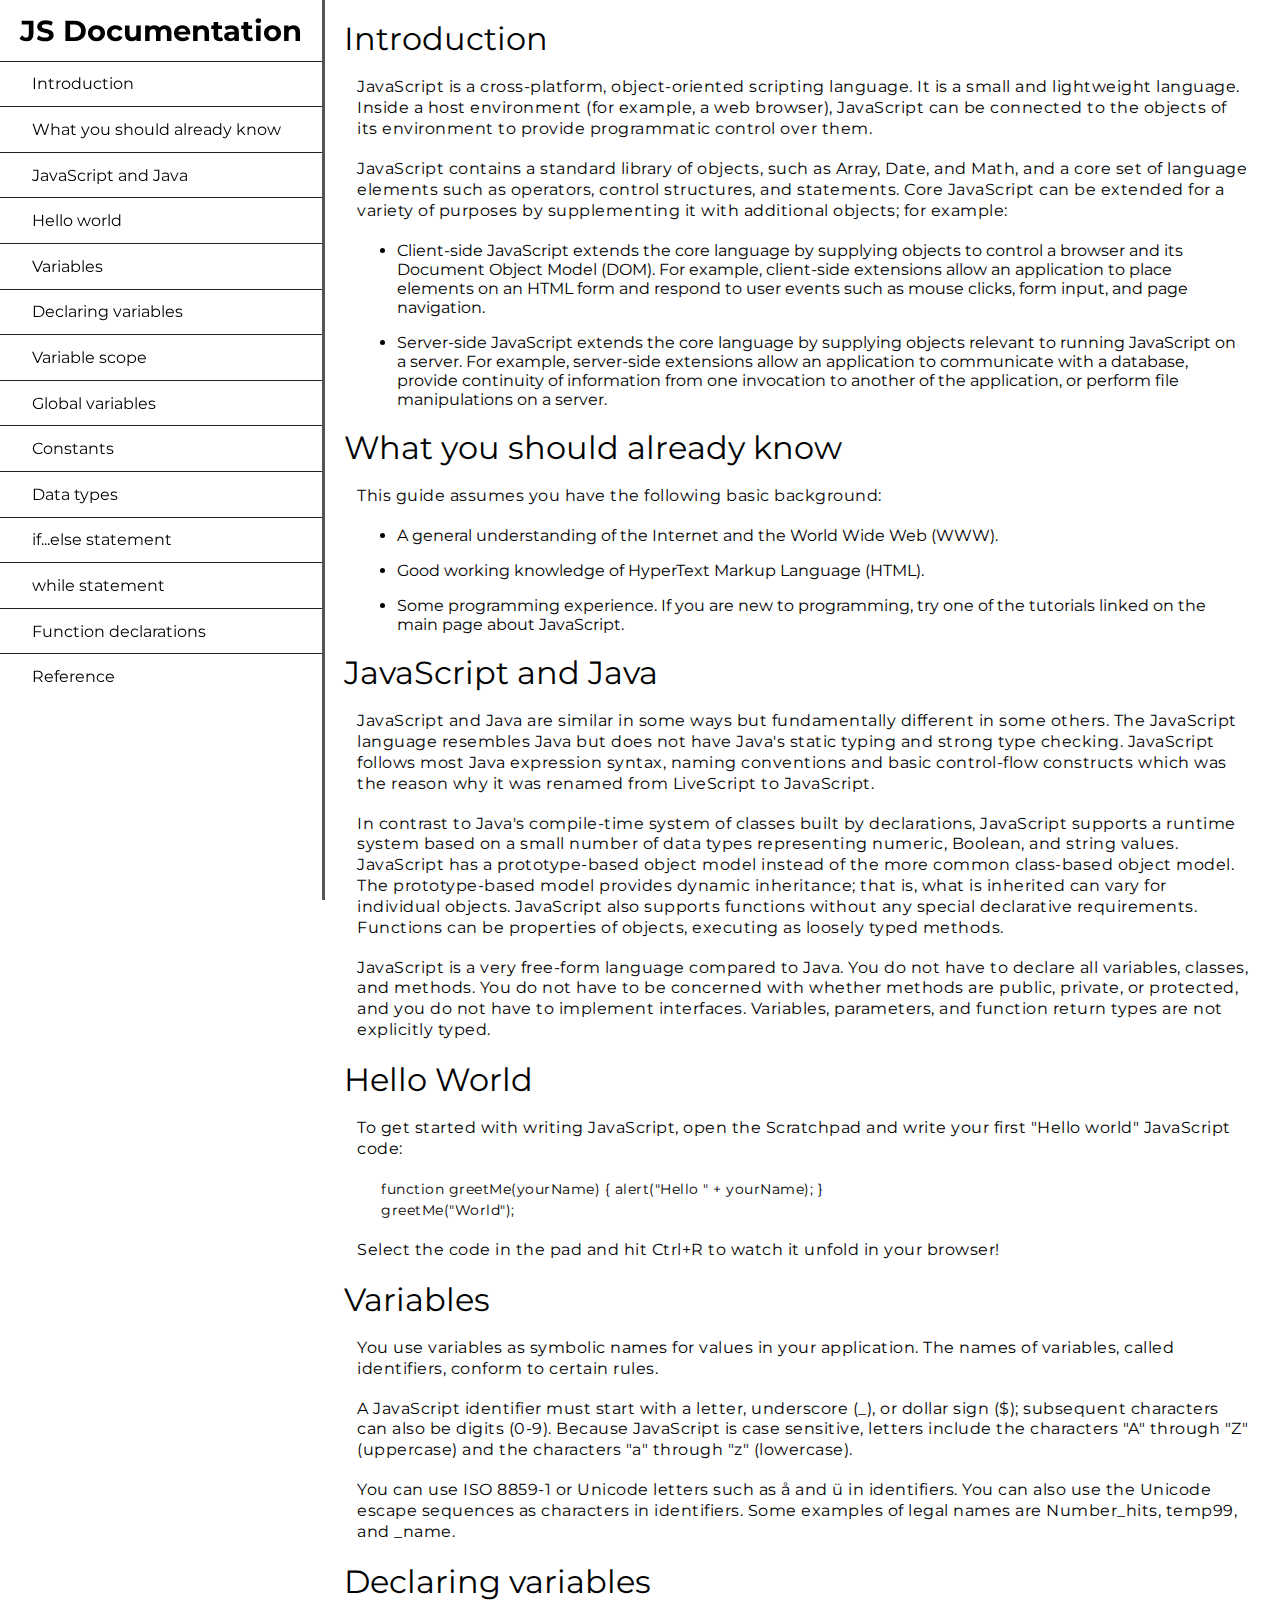
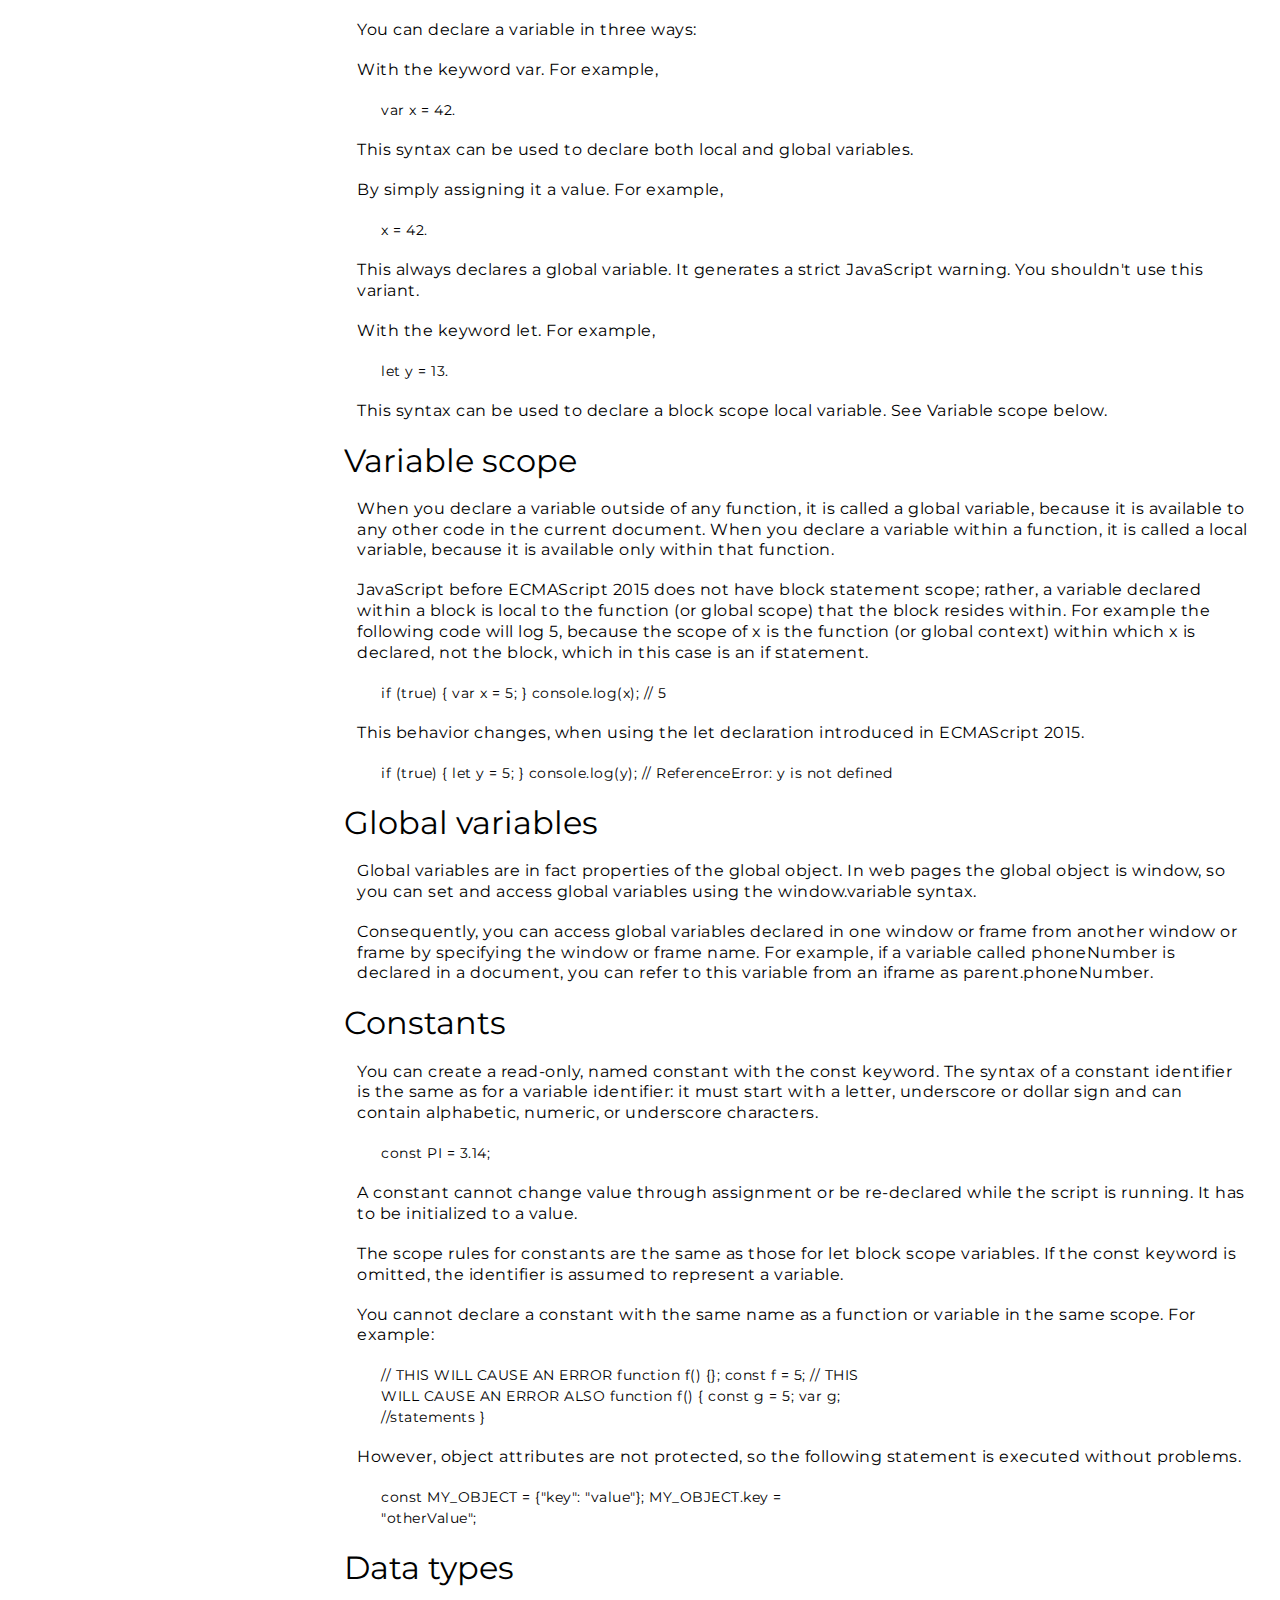
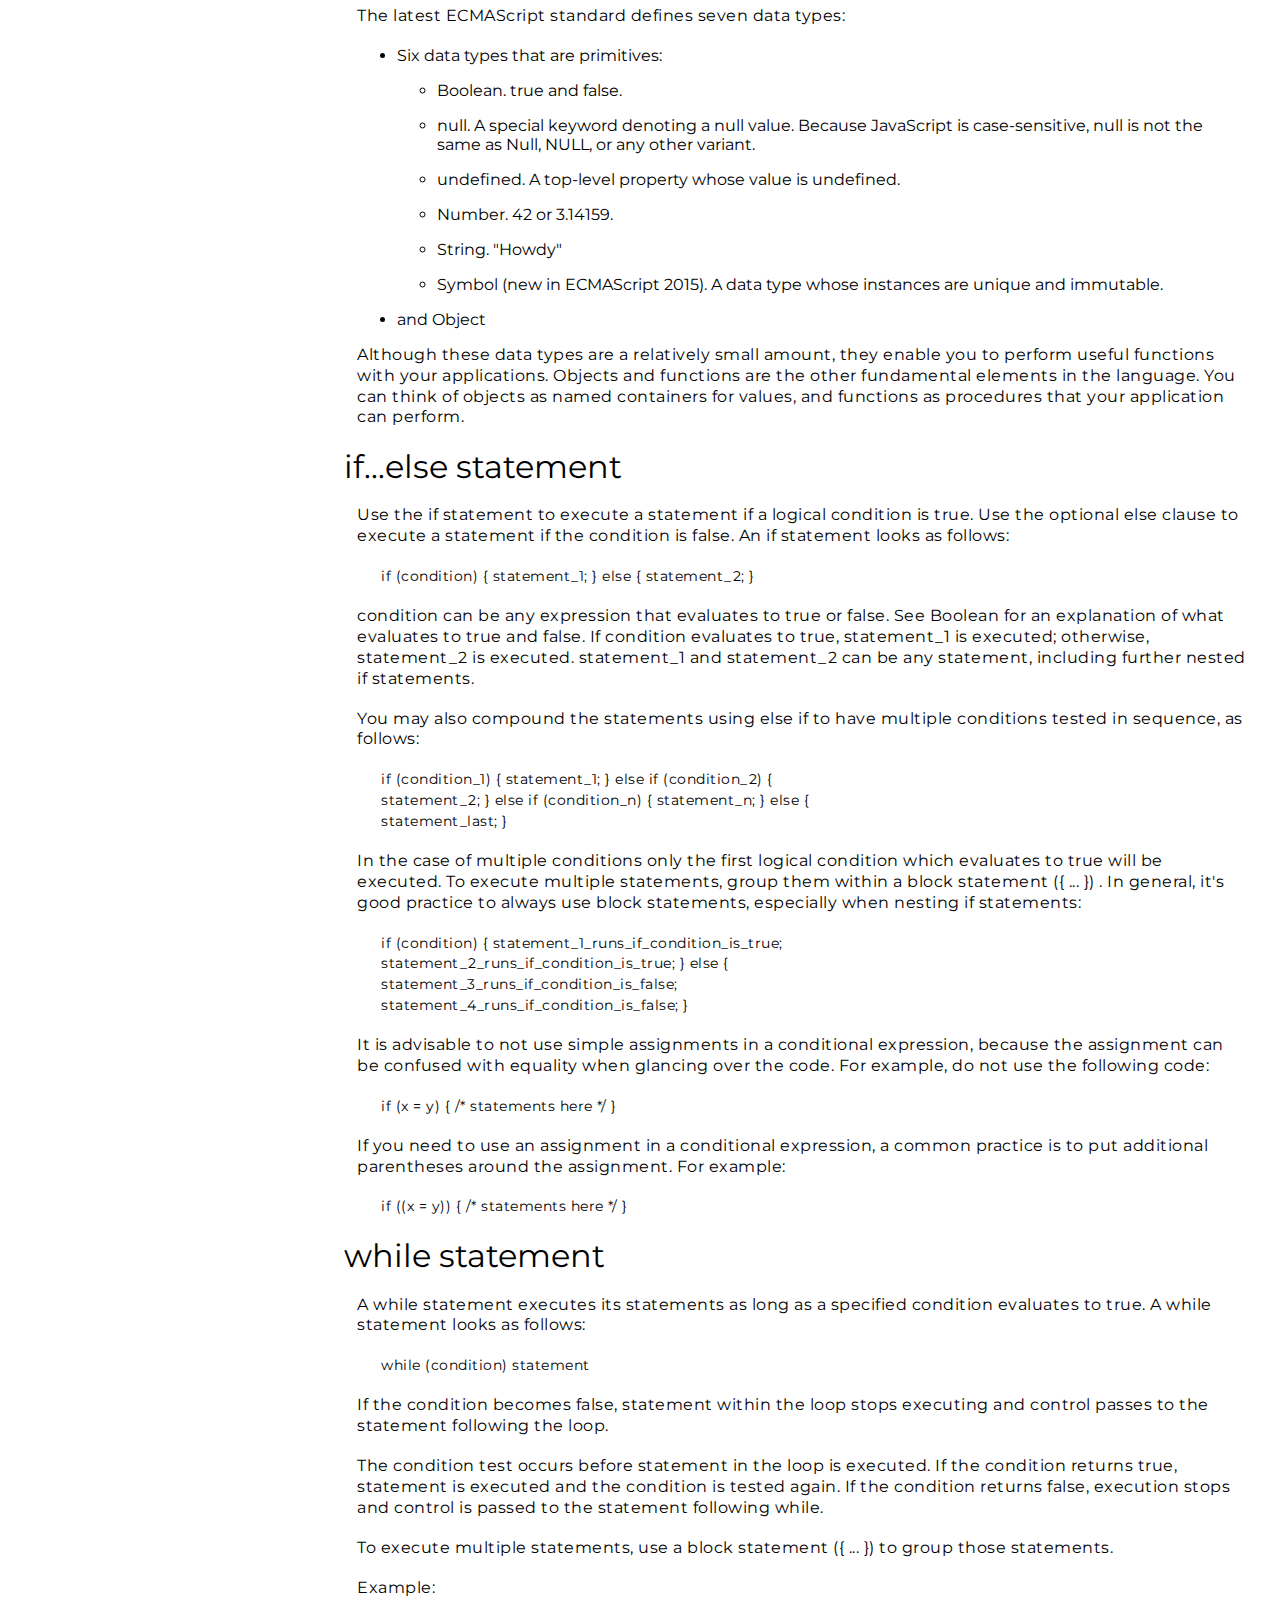
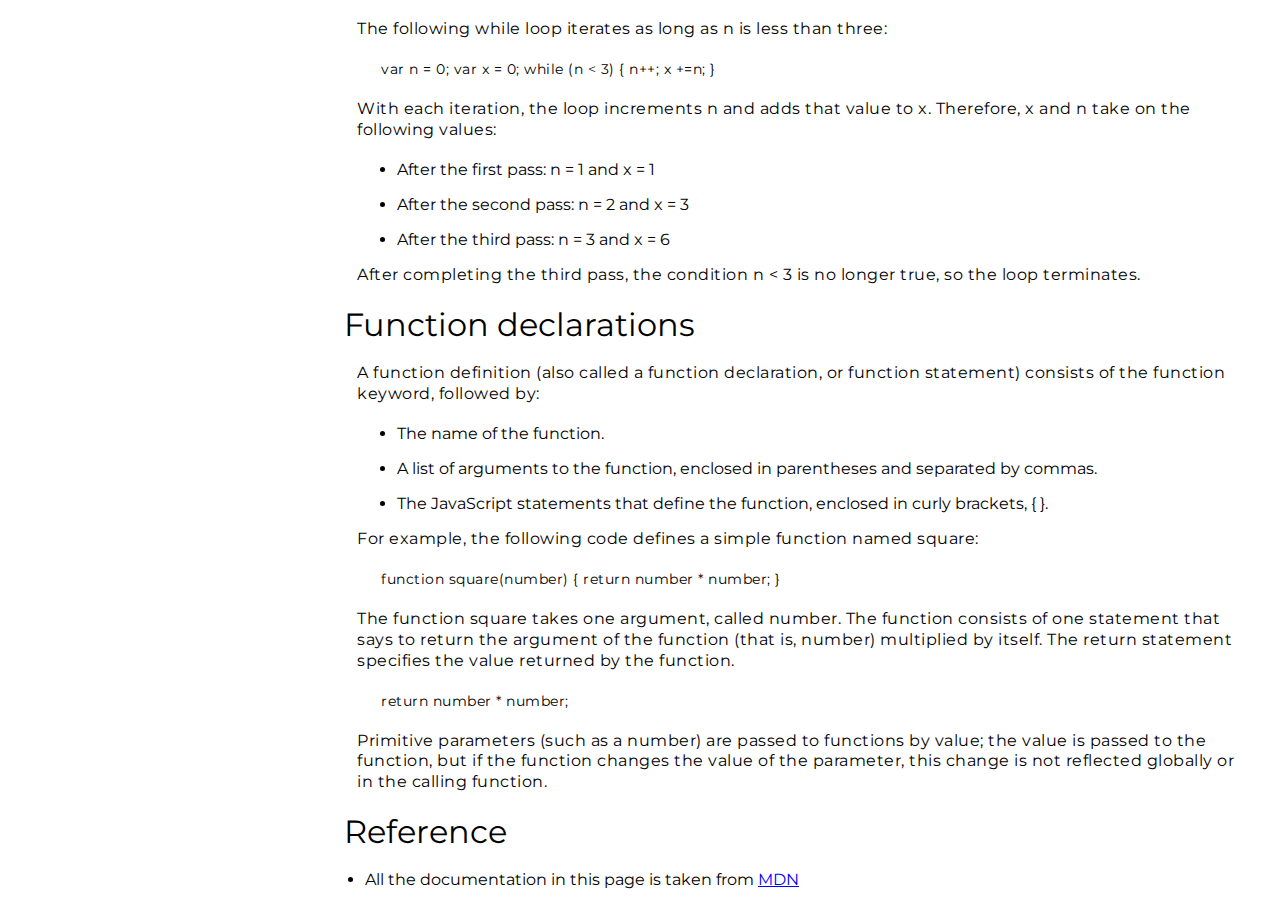
<file: documentation page/index.html>
<!DOCTYPE html>
<html lang="en">

<head>
  <meta charset="UTF-8">
  <meta http-equiv="X-UA-Compatible" content="IE=edge">
  <meta name="viewport" content="width=device-width, initial-scale=1.0">
  <title>Document</title>
  <link href="https://fonts.googleapis.com/css2?family=Montserrat:wght@300;400&display=swap" rel="stylesheet">
  <link rel="stylesheet" href="styles.css">
</head>

<body>
  <nav id="navbar" class="navbar">
    <header class="nav-title">JS Documentation</header>
    <div class="nav-links">
      <a href="#Introduction" class="nav-link">Introduction</a>
      <a href="#What_you_should_already_know" class="nav-link">What you should already know</a>
      <a href="#JavaScript_and_Java" class="nav-link">JavaScript and Java</a>
      <a href="#Hello_world" class="nav-link">Hello world</a>
      <a href="#Variables" class="nav-link">Variables</a>
      <a href="#Declaring_variables" class="nav-link">Declaring variables</a>
      <a href="#Variable_scope" class="nav-link">Variable scope</a>
      <a href="#Global_variables" class="nav-link">Global variables</a>
      <a href="#Constants" class="nav-link">Constants</a>
      <a href="#Data_types" class="nav-link">Data types</a>
      <a href="#if...else_statement" class="nav-link">if...else statement</a>
      <a href="#while_statement" class="nav-link">while statement</a>
      <a href="#Function_declarations" class="nav-link">Function declarations</a>
      <a href="#Reference" class="nav-link">Reference</a>
    </div>
  </nav>
  <main id="main-doc">
    <section class="main-section" id="Introduction">
      <header>Introduction</header>
      <div class="content">
        <p>
          JavaScript is a cross-platform, object-oriented scripting language. It is a small and lightweight language.
          Inside a
          host environment (for example, a web browser), JavaScript can be connected to the objects of its environment
          to provide
          programmatic control over them.
        </p>
        <p>
          JavaScript contains a standard library of objects, such as Array, Date, and Math, and a core set of language
          elements
          such as operators, control structures, and statements. Core JavaScript can be extended for a variety of
          purposes by
          supplementing it with additional objects; for example:
        </p>
        <ul>
          <li>
            Client-side JavaScript extends the core language by supplying objects to control a browser and its
            Document Object Model
            (DOM). For example, client-side extensions allow an application to place elements on an HTML form and
            respond to user
            events such as mouse clicks, form input, and page navigation.
          </li>
          <li>
            Server-side JavaScript extends the core language by supplying objects relevant to running JavaScript on a
            server. For
            example, server-side extensions allow an application to communicate with a database, provide continuity of
            information
            from one invocation to another of the application, or perform file manipulations on a server.
          </li>
        </ul>
      </div>
    </section>
    <section class="main-section" id="What_you_should_already_know">
      <header>What you should already know</header>
      <div class="content">
        <p>This guide assumes you have the following basic background:</p>
        <ul>
          <li>
            A general understanding of the Internet and the World Wide Web (WWW).
          </li>
          <li>
            Good working knowledge of HyperText Markup Language (HTML).
          </li>
          <li>
            Some programming experience. If you are new to programming, try one of the tutorials linked on the main page
            about JavaScript.
          </li>
        </ul>
      </div>
    </section>
    <section class="main-section" id="JavaScript_and_Java">
      <header>JavaScript and Java</header>
      <div class="content">
        <p>
          JavaScript and Java are similar in some ways but fundamentally different in some others. The JavaScript
          language
          resembles Java but does not have Java's static typing and strong type checking. JavaScript follows most Java
          expression
          syntax, naming conventions and basic control-flow constructs which was the reason why it was renamed from
          LiveScript to
          JavaScript.
        </p>
        <p>
          In contrast to Java's compile-time system of classes built by declarations, JavaScript supports a runtime
          system
          based
          on a small number of data types representing numeric, Boolean, and string values. JavaScript has a
          prototype-based
          object model instead of the more common class-based object model. The prototype-based model provides dynamic
          inheritance; that is, what is inherited can vary for individual objects. JavaScript also supports functions
          without any
          special declarative requirements. Functions can be properties of objects, executing as loosely typed methods.
        </p>
        <p>
          JavaScript is a very free-form language compared to Java. You do not have to declare all variables, classes,
          and
          methods. You do not have to be concerned with whether methods are public, private, or protected, and you do
          not
          have to
          implement interfaces. Variables, parameters, and function return types are not explicitly typed.
        </p>
      </div>
    </section>
    <section class="main-section" id="Hello_world">
      <header>Hello World</header>
      <div class="content">
        <p>
          To get started with writing JavaScript, open the Scratchpad and write your first "Hello world" JavaScript
          code:
          <code>
            function greetMe(yourName) { alert("Hello " + yourName); } <br>
            greetMe("World");
          </code>
          Select the code in the pad and hit Ctrl+R to watch it unfold in your browser!
        </p>
      </div>
    </section>
    <section class="main-section" id="Variables">
      <header>Variables</header>
      <div class="content">
        <p>
          You use variables as symbolic names for values in your application. The names of variables, called
          identifiers,
          conform
          to certain rules.
        </p>
        <p>
          A JavaScript identifier must start with a letter, underscore (_), or dollar sign ($); subsequent characters
          can
          also be
          digits (0-9). Because JavaScript is case sensitive, letters include the characters "A" through "Z" (uppercase)
          and the
          characters "a" through "z" (lowercase).
        </p>
        <p>
          You can use ISO 8859-1 or Unicode letters such as å and ü in identifiers. You can also use the Unicode escape
          sequences
          as characters in identifiers. Some examples of legal names are Number_hits, temp99, and _name.
        </p>
      </div>
    </section>
    <section class="main-section" id="Declaring_variables">
      <header>Declaring variables</header>
      <div class="content">
        <p>You can declare a variable in three ways:</p>
        <p>With the keyword var. For example,
          <code>var x = 42.</code>
          This syntax can be used to declare both local and global variables.
        </p>
        <p>
          By simply assigning it a value. For example,
          <code>x = 42.</code>
          This always declares a global variable. It generates a strict JavaScript warning. You shouldn't use this
          variant.
        </p>
        <p>
          With the keyword let. For example,
          <code>let y = 13.</code>
          This syntax can be used to declare a block scope local variable. See Variable scope below.
        </p>
      </div>
    </section>
    <section class="main-section" id="Variable_scope">
      <header>Variable scope</header>
      <div class="content">
        <p>
          When you declare a variable outside of any function, it is called a global variable, because it is available
          to
          any
          other code in the current document. When you declare a variable within a function, it is called a local
          variable,
          because it is available only within that function.
        </p>
        <p>
          JavaScript before ECMAScript 2015 does not have block statement scope; rather, a variable declared within a
          block is
          local to the function (or global scope) that the block resides within. For example the following code will log
          5,
          because the scope of x is the function (or global context) within which x is declared, not the block, which in
          this case
          is an if statement.

          <code>if (true) { var x = 5; } console.log(x); // 5</code>

          This behavior changes, when using the let declaration introduced in ECMAScript 2015.

          <code>if (true) { let y = 5; } console.log(y); // ReferenceError: y is
        not defined</code>
        </p>
      </div>
    </section>
    <section class="main-section" id="Global_variables">
      <header>Global variables</header>
      <div class="content">
        <p>
          Global variables are in fact properties of the global object. In web pages the global object is window, so you
          can set
          and access global variables using the window.variable syntax.
        </p>
        <p>
          Consequently, you can access global variables declared in one window or frame from another window or frame by
          specifying
          the window or frame name. For example, if a variable called phoneNumber is declared in a document, you can
          refer to this
          variable from an iframe as parent.phoneNumber.
        </p>
      </div>
    </section>
    <section class="main-section" id="Constants">
      <header>Constants</header>
      <div class="content">
        <p>
          You can create a read-only, named constant with the const keyword. The syntax of a constant identifier is the
          same as
          for a variable identifier: it must start with a letter, underscore or dollar sign and can contain alphabetic,
          numeric,
          or underscore characters.

          <code>const PI = 3.14;</code>
        </p>
        <p>
          A constant cannot change value through assignment or be re-declared while the script is running. It has to be
          initialized to a value.
        </p>
        <p>
          The scope rules for constants are the same as those for let block scope variables. If the const keyword is
          omitted, the
          identifier is assumed to represent a variable.
        </p>
        <p>
          You cannot declare a constant with the same name as a function or variable in the same scope. For example:

          <code>// THIS WILL CAUSE AN ERROR function f() {}; const f = 5; // THIS <br>
        WILL CAUSE AN ERROR ALSO function f() { const g = 5; var g; <br>
        //statements }</code>
        </p>
        <p>
          However, object attributes are not protected, so the following statement is executed without problems.

          <code>const MY_OBJECT = {"key": "value"}; MY_OBJECT.key = <br>
          "otherValue";
          </code>
        </p>
      </div>
    </section>
    <section class="main-section" id="Data_types">
      <header>Data types</header>
      <div class="content">
        <p>The latest ECMAScript standard defines seven data types:</p>
        <ul>
          <li>Six data types that are primitives:
            <ul>
              <li>Boolean. true and false.</li>
              <li>null. A special keyword denoting a null value. Because JavaScript is case-sensitive, null is not the
                same as Null, NULL,
                or any other variant.</li>
              <li>undefined. A top-level property whose value is undefined.</li>
              <li>Number. 42 or 3.14159.</li>
              <li>String. "Howdy"</li>
              <li>Symbol (new in ECMAScript 2015). A data type whose instances are unique and immutable.</li>
            </ul>
          </li>
          <li>and Object</li>
        </ul>
        <p>
          Although these data types are a relatively small amount, they enable you to perform useful functions with your
          applications. Objects and functions are the other fundamental elements in the language. You can think of
          objects as
          named containers for values, and functions as procedures that your application can perform.
        </p>
      </div>
    </section>
    <section class="main-section" id="if...else_statement">
      <header>if...else statement</header>
      <div class="content">
        <p>
          Use the if statement to execute a statement if a logical condition is true. Use the optional else clause to
          execute a
          statement if the condition is false. An if statement looks as follows:

          <code>if (condition) { statement_1; } else { statement_2; }</code>
        </p>
        <p>
          condition can be any expression that evaluates to true or false. See Boolean for an explanation of what
          evaluates to true and false. If condition evaluates to true, statement_1 is executed; otherwise, statement_2
          is
          executed. statement_1 and statement_2 can be any statement, including further nested if statements.
        </p>
        <p>
          You may also compound the statements using else if to have multiple conditions tested in sequence, as follows:

          <code>if (condition_1) { statement_1; } else if (condition_2) { <br>
        statement_2; } else if (condition_n) { statement_n; } else { <br>
        statement_last; }
        </code>
        </p>
        <p>
          In the case of multiple conditions only the first logical condition which evaluates to true will be executed.
          To execute
          multiple statements, group them within a block statement ({ ... }) . In general, it's good practice to always
          use block
          statements, especially when nesting if statements:

          <code>
            if (condition) { statement_1_runs_if_condition_is_true; <br>
            statement_2_runs_if_condition_is_true; } else { <br>
            statement_3_runs_if_condition_is_false; <br>
            statement_4_runs_if_condition_is_false; }
          </code>
        </p>
        <p>
          It is advisable to not use simple assignments in a conditional expression, because the assignment can be
          confused with
          equality when glancing over the code. For example, do not use the following code:

          <code>if (x = y) { /* statements here */ }</code>
        </p>
        <p>
          If you need to use an assignment in a conditional expression, a common practice is to put additional
          parentheses around
          the assignment. For example:

          <code>if ((x = y)) { /* statements here */ }</code>
        </p>
      </div>
    </section>
    <section class="main-section" id="while_statement">
      <header>while statement</header>
      <div class="content">
        <p>
          A while statement executes its statements as long as a specified condition evaluates to true. A while
          statement looks as
          follows:

          <code>while (condition) statement</code>
        </p>
        <p>
          If the condition becomes false, statement within the loop stops executing and control passes to the statement
          following
          the loop.
        </p>
        <p>
          The condition test occurs before statement in the loop is executed. If the condition returns true, statement
          is executed
          and the condition is tested again. If the condition returns false, execution stops and control is passed to
          the
          statement following while.
        </p>
        <p>
          To execute multiple statements, use a block statement ({ ... }) to group those statements.
        </p>
        <p>
          Example: <br><br>
          The following while loop iterates as long as n is less than three:

          <code>var n = 0; var x = 0; while (n < 3) { n++; x +=n; }</code>
        </p>
        <p>
          With each iteration, the loop increments n and adds that value to x. Therefore, x and n take on the following
          values:
        </p>
        <ul>
          <li>After the first pass: n = 1 and x = 1</li>
          <li>After the second pass: n = 2 and x = 3</li>
          <li>After the third pass: n = 3 and x = 6</li>
        </ul>
        <p>After completing the third pass, the condition n < 3 is no longer true, so the loop terminates.</p>
      </div>
    </section>
    <section class="main-section" id="Function_declarations">
      <header>Function declarations</header>
      <div class="content">
        <p>
          A function definition (also called a function declaration, or function statement) consists of the function
          keyword,
          followed by:
        </p>
        <ul>
          <li>The name of the function.</li>
          <li>A list of arguments to the function, enclosed in parentheses and separated by commas.</li>
          <li>The JavaScript statements that define the function, enclosed in curly brackets, { }.</li>
        </ul>
        <p>
          For example, the following code defines a simple function named square:

          <code>function square(number) { return number * number; }</code>
        </p>
        <p>
          The function square takes one argument, called number. The function consists of one statement that says to
          return the
          argument of the function (that is, number) multiplied by itself. The return statement specifies the value
          returned by
          the function.

          <code>return number * number;</code>
        </p>
        <p>
          Primitive parameters (such as a number) are passed to functions by value; the value is passed to the function,
          but if
          the function changes the value of the parameter, this change is not reflected globally or in the calling
          function.
        </p>
      </div>
    </section>
    <section class="main-section" id="Reference">
      <header>Reference</header>
      <ul>
        <li>All the documentation in this page is taken from <a
            href="https://developer.mozilla.org/en-US/docs/Web/JavaScript/Guide">MDN</a></li>
      </ul>
    </section>
  </main>
</body>

</html>
</file>
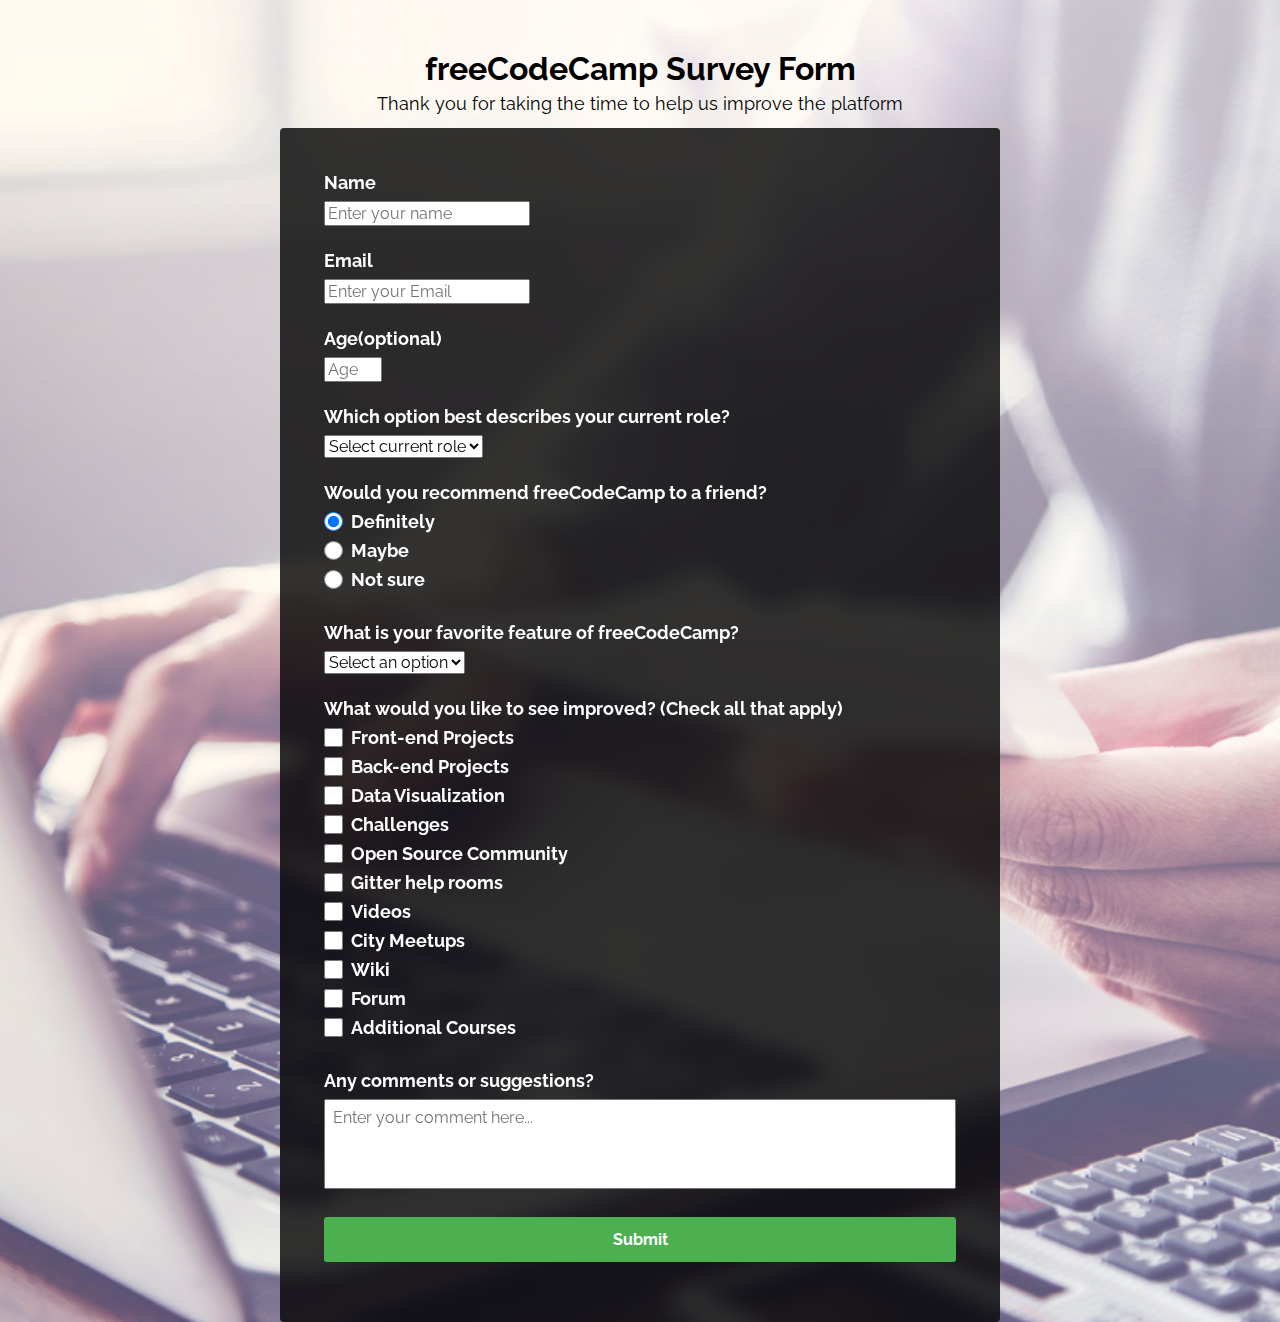
<file: form page/index.html>
<!DOCTYPE html>
<html lang="es">

<head>
  <meta charset="UTF-8">
  <meta http-equiv="X-UA-Compatible" content="IE=edge">
  <meta name="viewport" content="width=device-width, initial-scale=1.0">
  <link href="https://fonts.googleapis.com/css2?family=Raleway:wght@400;700&display=swap" rel="stylesheet">
  <link rel="stylesheet" href="estilos.css">
  <title>Form Page</title>
</head>

<body>
  <!-- <header class="header">
    <h1 id="title">freeCodeCamp Survey Form</h1>
    <p id="description">Thank you for taking the time to help us improve the platform</p>
  </header>
  <form class="form" id="survey-form">
    <div class="inputs container">
      <label for="name" id="name-label" class="label">Name</label>
      <input type="text" id="name" placeholder="Enter your name" class="input-name input" required>

      <label for="email" id="email-label" class="label">Email</label>
      <input type="email" id="email" placeholder="Enter your Email" class="input-email input" required>

      <label for="number" id="number-label" class="label">Number</label>
      <input type="number" id="number" placeholder="Age" min="18" max="65" class="input-age input">
    </div>

    <fieldset class="describes container">
      <legend>Which option best describes your current role?</legend>
      <select name="role" id="dropdown" class="input-role input">
        <option value="disable" disabled selected>Select current role</option>
        <option value="student">student</option>
        <option value="student">Full time job</option>
        <option value="student">Full time Learner</option>
        <option value="student">prefet not to say</option>
        <option value="student">Other</option>
      </select>
    </fieldset>

    <fieldset class="recommend container">
      <legend>Would you recommend freeCodeCamp to a friend?</legend>

      <label for="definitely">Definitely</label>
      <input type="radio" name="recommend" id="definitely" checked>

      <label for="maybe">Maybe</label>
      <input type="radio" name="recommend" id="maybe">

      <label for="not-sure">Not sure</label>
      <input type="radio" name="recommend" id="not-sure">
    </fieldset>

    <fieldset class="feature container">
      <legend>What is your favorite feature of freeCodeCamp?</legend>
      <select name="feature" id="feature" class="input">
      </select>
    </fieldset>

    <fieldset class="checkbox container">
      <legend>What would you like to see improved? (Check all that apply)</legend>

      <label for=""></label>
      <input type="checkbox" value="">

      <label for=""></label>
      <input type="checkbox" value="">

      <label for=""></label>
      <input type="checkbox" value="">

      <label for=""></label>
      <input type="checkbox" value="">

      <label for=""></label>
      <input type="checkbox" value="">

      <label for=""></label>
      <input type="checkbox" value="">

      <label for=""></label>
      <input type="checkbox" value="">

      <label for=""></label>
      <input type="checkbox" value="">

      <label for=""></label>
      <input type="checkbox" value="">

      <label for=""></label>
      <input type="checkbox" value="">

      <label for=""></label>
      <input type="checkbox" value="">
    </fieldset>

    <label for="">Any comments or suggestions?</label>
    <textarea class="textarea" name="comments" cols="30" rows="10"></textarea>

    <button class="btn-submit" type="submit">Submit</button>
  </form> -->
  <div class="container">
    <header class="header">
      <h1 id="title" class="text-center">freeCodeCamp Survey Form</h1>
      <p id="description" class="description text-center">
        Thank you for taking the time to help us improve the platform
      </p>
    </header>
    <form id="survey-form">
      <div class="form-group">
        <label id="name-label" for="name">Name</label>
        <input type="text" name="name" id="name" class="form-control" placeholder="Enter your name" required />
      </div>
      <div class="form-group">
        <label id="email-label" for="email">Email</label>
        <input type="email" name="email" id="email" class="form-control" placeholder="Enter your Email" required />
      </div>
      <div class="form-group">
        <label id="number-label" for="number">Age<span class="clue">(optional)</span></label>
        <input type="number" name="age" id="number" min="10" max="99" class="form-control" placeholder="Age" />
      </div>
      <div class="form-group">
        <p>Which option best describes your current role?</p>
        <select id="dropdown" name="role" class="form-control" required>
          <option disabled selected value>Select current role</option>
          <option value="student">Student</option>
          <option value="job">Full Time Job</option>
          <option value="learner">Full Time Learner</option>
          <option value="preferNo">Prefer not to say</option>
          <option value="other">Other</option>
        </select>
      </div>

      <div class="form-group">
        <p>Would you recommend freeCodeCamp to a friend?</p>
        <label>
          <input name="user-recommend" value="definitely" type="radio" class="input-radio" checked />Definitely
        </label>
        <label>
          <input name="user-recommend" value="maybe" type="radio" class="input-radio" />Maybe
        </label>

        <label>
          <input name="user-recommend" value="not-sure" type="radio" class="input-radio" />Not sure</label>
      </div>

      <div class="form-group">
        <p>
          What is your favorite feature of freeCodeCamp?
        </p>
        <select id="most-like" name="mostLike" class="form-control" required>
          <option disabled selected value>Select an option</option>
          <option value="challenges">Challenges</option>
          <option value="projects">Projects</option>
          <option value="community">Community</option>
          <option value="openSource">Open Source</option>
        </select>
      </div>

      <div class="form-group">
        <p>
          What would you like to see improved?
          <span class="clue">(Check all that apply)</span>
        </p>

        <label><input name="prefer" value="front-end-projects" type="checkbox" class="input-checkbox" />Front-end
          Projects
        </label>
        <label>
          <input name="prefer" value="back-end-projects" type="checkbox" class="input-checkbox" />Back-end
          Projects
        </label>
        <label>
          <input name="prefer" value="data-visualization" type="checkbox" class="input-checkbox" />Data
          Visualization
        </label>
        <label>
          <input name="prefer" value="challenges" type="checkbox" class="input-checkbox" />Challenges
        </label>
        <label>
          <input name="prefer" value="open-source-community" type="checkbox" class="input-checkbox" />Open Source
          Community
        </label>
        <label><input name="prefer" value="gitter-help-rooms" type="checkbox" class="input-checkbox" />Gitter help
          rooms
        </label>
        <label>
          <input name="prefer" value="videos" type="checkbox" class="input-checkbox" />Videos
        </label>
        <label>
          <input name="prefer" value="city-meetups" type="checkbox" class="input-checkbox" />City Meetups
        </label>
        <label><input name="prefer" value="wiki" type="checkbox" class="input-checkbox" />Wiki</label>
        <label><input name="prefer" value="forum" type="checkbox" class="input-checkbox" />Forum</label>
        <label>
          <input name="prefer" value="additional-courses" type="checkbox" class="input-checkbox" />Additional
          Courses
        </label>
      </div>

      <div class="form-group">
        <p>Any comments or suggestions?</p>
        <textarea id="comments" class="input-textarea" name="comment"
          placeholder="Enter your comment here..."></textarea>
      </div>

      <div class="form-group">
        <button type="submit" id="submit" class="submit-button">
          Submit
        </button>
      </div>
    </form>
  </div>
</body>

</html>
</file>
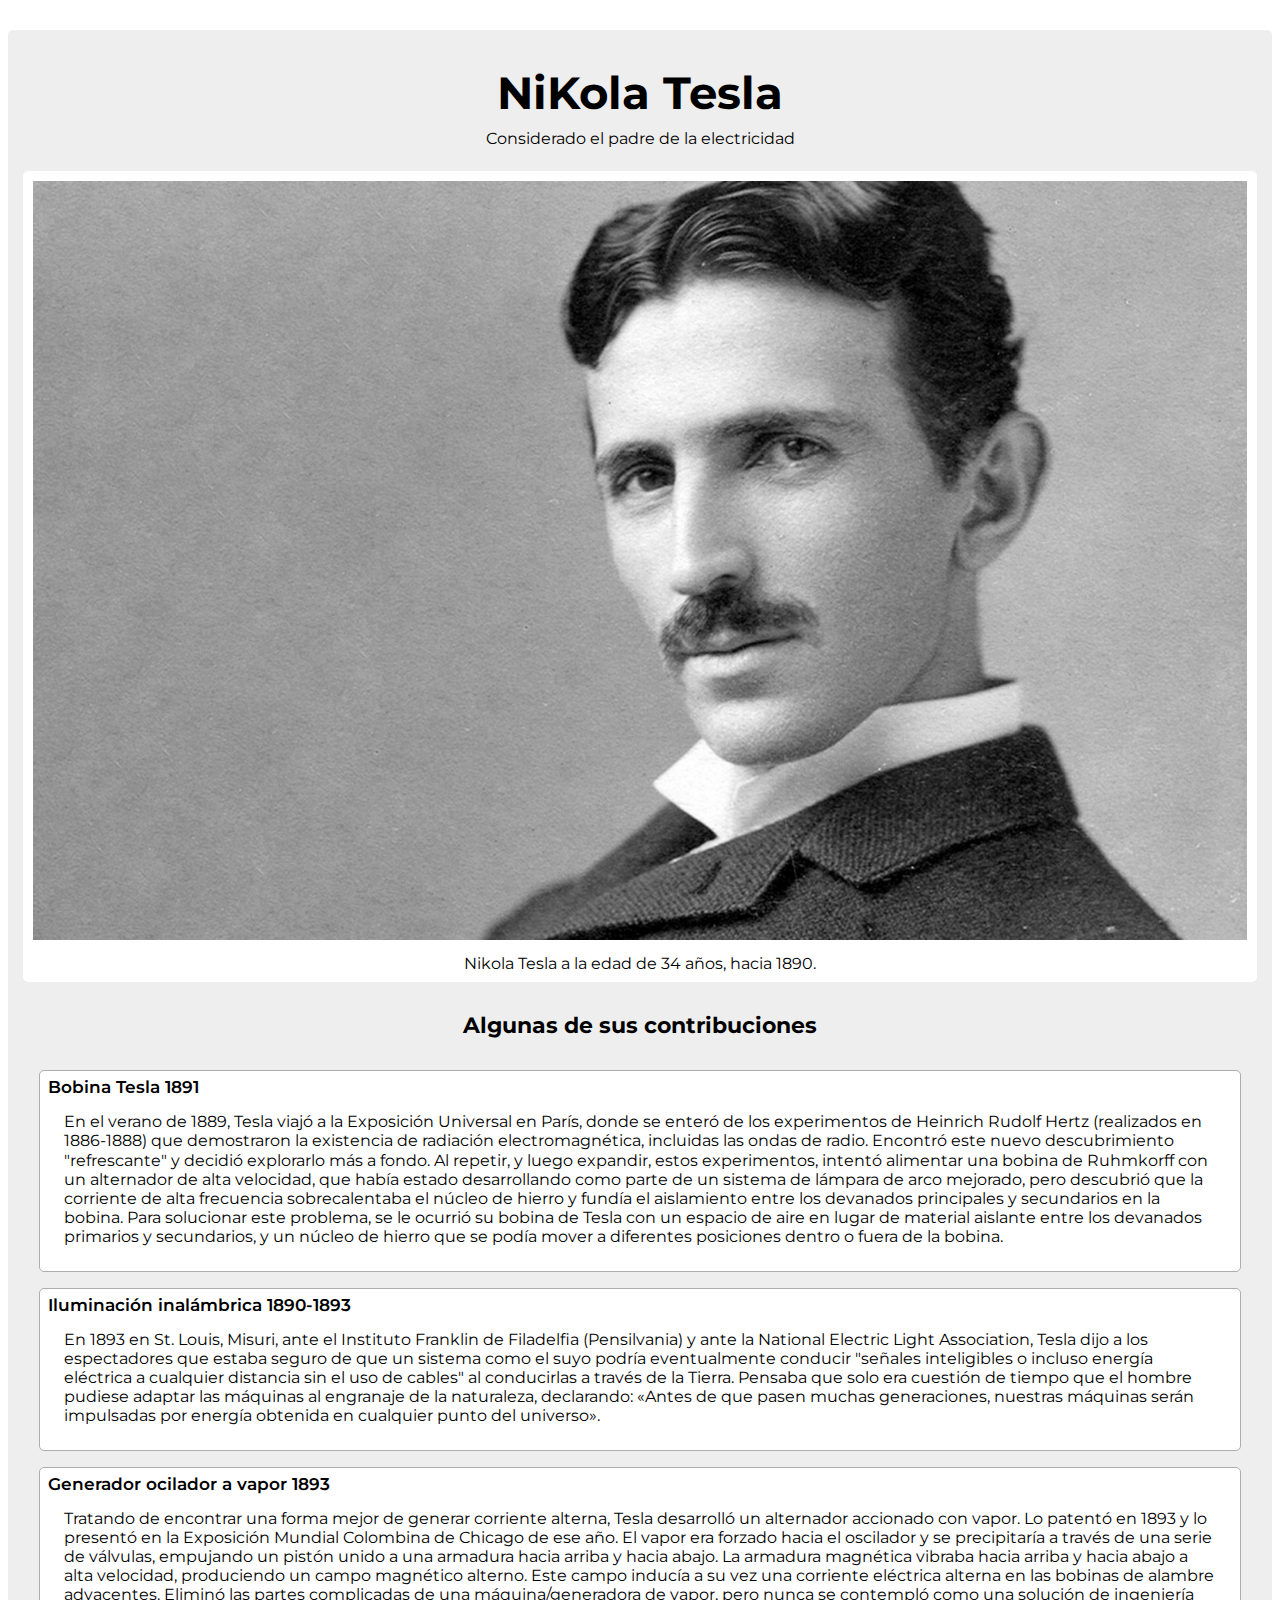
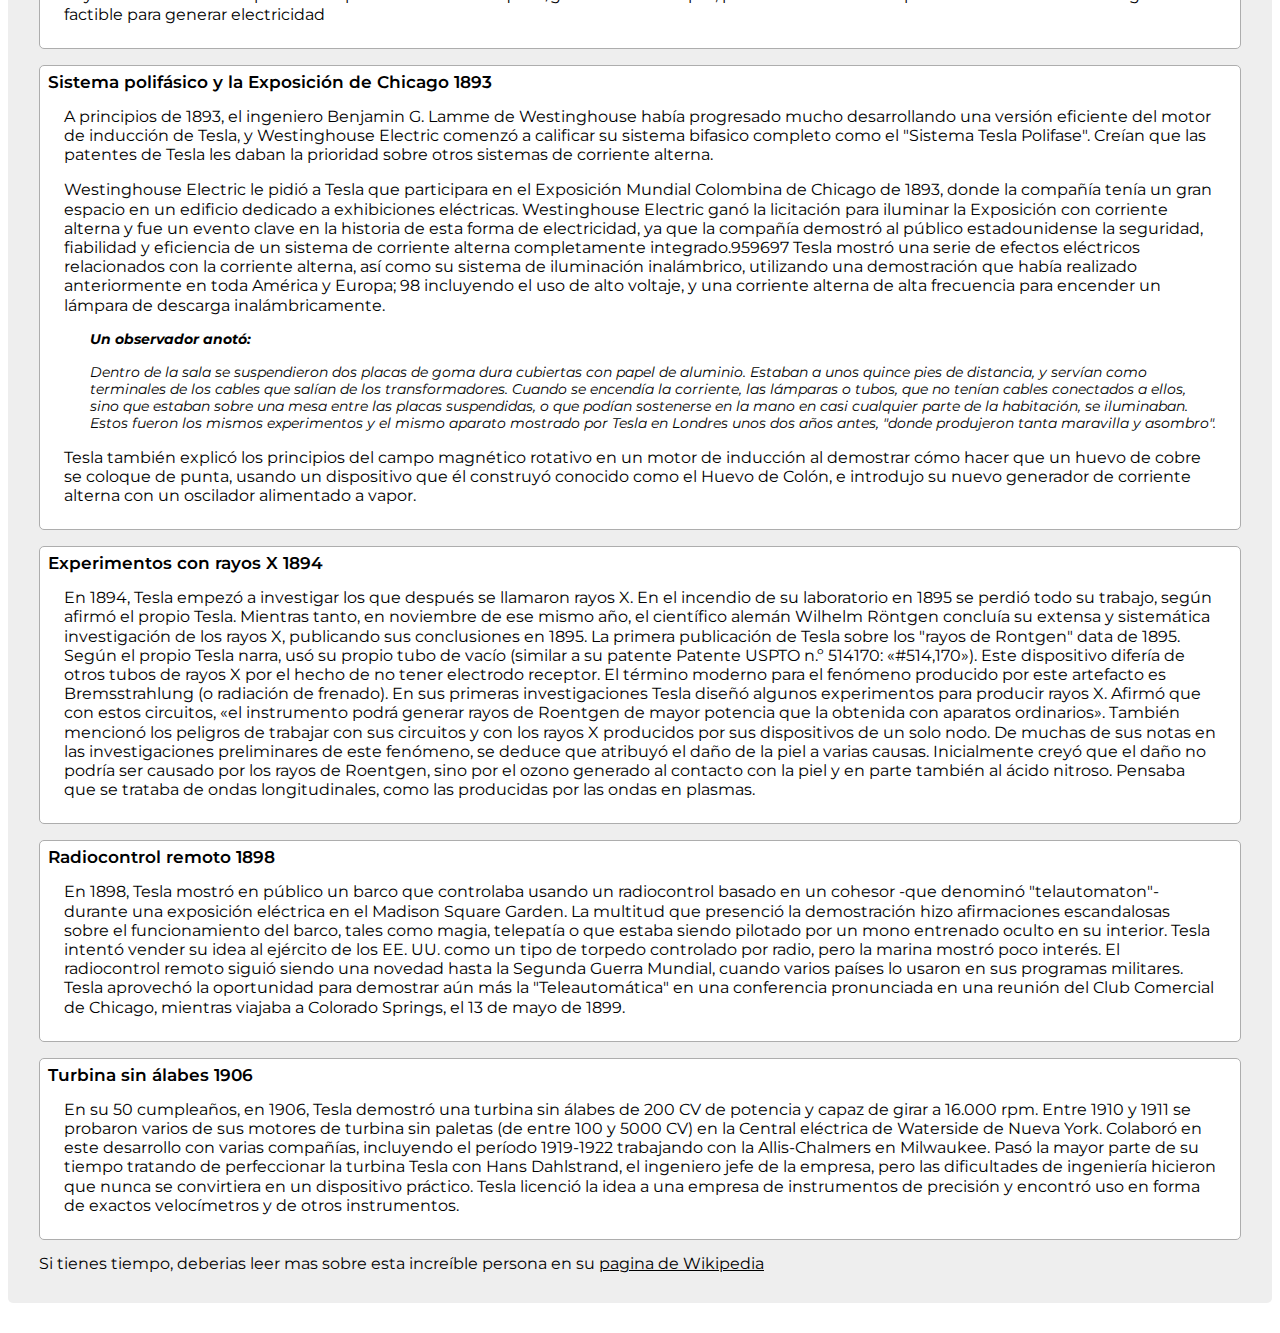
<file: tribute page/index.html>
<!DOCTYPE html>
<html lang="es">
  <head>
    <meta charset="UTF-8">
    <meta http-equiv="X-UA-Compatible" content="IE=edge">
    <meta name="viewport" content="width=device-width, initial-scale=1.0">
    <link href="https://fonts.googleapis.com/css2?family=Montserrat:wght@300;600&display=swap" rel="stylesheet">
    <link rel="stylesheet" href="./reset.css">
    <link rel="stylesheet" href="style.css">
    <title>Nikola Tesla</title>
  </head>

  <body>
    <main id="main">
      <div class="title-container">
        <h1 id="title">NiKola Tesla</h1>
        <p id="description">Considerado el padre de la electricidad</p>
      </div>
      <!-- <div id="img-div"> -->
        <figure id="img-div">
          <img src="Nikola-Tesla.jpg" alt="Nikola Tesla" id="image">
          <figcaption id="img-caption">Nikola Tesla a la edad de 34 años, hacia 1890.</figcaption>
        </figure>
      <!-- </div> -->
      <div id="tribute-info">
        <h2 class="tribute-title">Algunas de sus contribuciones</h2>
        <ul class="tribute-list">
          <li class="tribute-item">
            <h3 class="tributes">Bobina Tesla <time class="age">1891</time></h3>
            <p class="tribute-description">En el verano de 1889, Tesla viajó a la Exposición Universal en París, donde se
              enteró de los experimentos de Heinrich Rudolf Hertz (realizados en 1886-1888) que demostraron la existencia
              de radiación electromagnética, incluidas las ondas de radio.​ Encontró este nuevo descubrimiento
              "refrescante" y decidió explorarlo más a fondo. Al repetir, y luego expandir, estos experimentos, intentó
              alimentar una bobina de Ruhmkorff con un alternador de alta velocidad, que había estado desarrollando como
              parte de un sistema de lámpara de arco mejorado, pero descubrió que la corriente de alta frecuencia
              sobrecalentaba el núcleo de hierro y fundía el aislamiento entre los devanados principales y secundarios en
              la bobina. Para solucionar este problema, se le ocurrió su bobina de Tesla con un espacio de aire en lugar
              de material aislante entre los devanados primarios y secundarios, y un núcleo de hierro que se podía mover a
              diferentes posiciones dentro o fuera de la bobina.</p>
          </li>
          <li class="tribute-item">
            <h3 class="tributes">Iluminación inalámbrica <time class="age">1890-1893</time></h3>
            <p class="tribute-description">En 1893 en St. Louis, Misuri, ante el Instituto Franklin de Filadelfia
              (Pensilvania) y ante la National Electric Light Association, Tesla dijo a los espectadores que estaba seguro
              de que un sistema como el suyo podría eventualmente conducir "señales inteligibles o incluso energía
              eléctrica a cualquier distancia sin el uso de cables" al conducirlas a través de la Tierra.​ Pensaba que
              solo era cuestión de tiempo que el hombre pudiese adaptar las máquinas al engranaje de la naturaleza,
              declarando: «Antes de que pasen muchas generaciones, nuestras máquinas serán impulsadas por energía obtenida
              en cualquier punto del universo».
            </p>
          </li>
          <li class="tribute-item">
            <h3 class="tributes">Generador ocilador a vapor <time class="age">1893</time></h3>
            <p class="tribute-description">Tratando de encontrar una forma mejor de generar corriente alterna, Tesla
              desarrolló un alternador accionado con vapor. Lo patentó en 1893 y lo presentó en la Exposición Mundial
              Colombina de Chicago de ese año. El vapor era forzado hacia el oscilador y se precipitaría a través de una
              serie de válvulas, empujando un pistón unido a una armadura hacia arriba y hacia abajo. La armadura
              magnética vibraba hacia arriba y hacia abajo a alta velocidad, produciendo un campo magnético alterno. Este
              campo inducía a su vez una corriente eléctrica alterna en las bobinas de alambre adyacentes. Eliminó las
              partes complicadas de una máquina/generadora de vapor, pero nunca se contempló como una solución de
              ingeniería factible para generar electricidad
            </p>
          </li>
          <li class="tribute-item">
            <h3 class="tributes">Sistema polifásico y la Exposición de Chicago <time class="age">1893</time></h3>
            <p class="tribute-description">A principios de 1893, el ingeniero Benjamin G. Lamme de Westinghouse había progresado mucho desarrollando una versión eficiente del motor de inducción de Tesla, y Westinghouse Electric comenzó a calificar su sistema bifasico completo como el "Sistema Tesla Polifase". Creían que las patentes de Tesla les daban la prioridad sobre otros sistemas de corriente alterna.
              <p class="tribute-description">
              Westinghouse Electric le pidió a Tesla que participara en el Exposición Mundial Colombina de Chicago de 1893, donde la
              compañía tenía un gran espacio en un edificio dedicado a exhibiciones eléctricas. Westinghouse Electric ganó la
              licitación para iluminar la Exposición con corriente alterna y fue un evento clave en la historia de esta forma de
              electricidad, ya que la compañía demostró al público estadounidense la seguridad, fiabilidad y eficiencia de un sistema
              de corriente alterna completamente integrado.95​96​97​ Tesla mostró una serie de efectos eléctricos relacionados con la
              corriente alterna, así como su sistema de iluminación inalámbrico, utilizando una demostración que había realizado
              anteriormente en toda América y Europa; 98​ incluyendo el uso de alto voltaje, y una corriente alterna de alta
              frecuencia para encender un lámpara de descarga inalámbricamente.
              </p>
              <p class="highligth tribute-description">
              <span>Un observador anotó:</span><br><br>
              
              Dentro de la sala se suspendieron dos placas de goma dura cubiertas con papel de aluminio. Estaban a unos quince pies de distancia, y servían como terminales de los cables que salían de los transformadores. Cuando se encendía la corriente, las lámparas o tubos, que no tenían cables conectados a ellos, sino que estaban sobre una mesa entre las placas suspendidas, o que podían sostenerse en la mano en casi cualquier parte de la habitación, se iluminaban. Estos fueron los mismos experimentos y el mismo aparato mostrado por Tesla en Londres unos dos años antes, "donde produjeron tanta maravilla y asombro".</p>
              <p class="tribute-description">
              Tesla también explicó los principios del campo magnético rotativo en un motor de inducción al demostrar cómo hacer que un huevo de cobre se coloque de punta, usando un dispositivo que él construyó conocido como el Huevo de Colón, e introdujo su nuevo generador de corriente alterna con un oscilador alimentado a vapor.</p>
            </p>
          </li>
          <li class="tribute-item">
            <h3 class="tributes">Experimentos con rayos X <time class="age">1894</time></h3>
            <p class="tribute-description">En 1894, Tesla empezó a investigar los que después se llamaron rayos X. En el
              incendio de su laboratorio en 1895 se perdió todo su trabajo, según afirmó el propio Tesla. Mientras tanto,
              en noviembre de ese mismo año, el científico alemán Wilhelm Röntgen concluía su extensa y sistemática
              investigación de los rayos X, publicando sus conclusiones en 1895. La primera publicación de Tesla sobre los
              "rayos de Rontgen" data de 1895.

              Según el propio Tesla narra, usó su propio tubo de vacío (similar a su patente Patente USPTO n.º 514170:
              «#514,170»). Este dispositivo difería de otros tubos de rayos X por el hecho de no tener electrodo receptor.
              El término moderno para el fenómeno producido por este artefacto es Bremsstrahlung (o radiación de frenado).

              En sus primeras investigaciones Tesla diseñó algunos experimentos para producir rayos X. Afirmó que con
              estos circuitos, «el instrumento podrá generar rayos de Roentgen de mayor potencia que la obtenida con
              aparatos ordinarios».

              También mencionó los peligros de trabajar con sus circuitos y con los rayos X producidos por sus
              dispositivos de un solo nodo. De muchas de sus notas en las investigaciones preliminares de este fenómeno,
              se deduce que atribuyó el daño de la piel a varias causas. Inicialmente creyó que el daño no podría ser
              causado por los rayos de Roentgen, sino por el ozono generado al contacto con la piel y en parte también al
              ácido nitroso. Pensaba que se trataba de ondas longitudinales, como las producidas por las ondas en plasmas.
            </p>
          </li>
          <li class="tribute-item">
            <h3 class="tributes">Radiocontrol remoto <time class="age">1898</time></h3>
            <p class="tribute-description">En 1898, Tesla mostró en público un barco que controlaba usando un radiocontrol
              basado en un cohesor -que denominó "telautomaton"- durante una exposición eléctrica en el Madison Square
              Garden.​ La multitud que presenció la demostración hizo afirmaciones escandalosas sobre el funcionamiento
              del barco, tales como magia, telepatía o que estaba siendo pilotado por un mono entrenado oculto en su
              interior. Tesla intentó vender su idea al ejército de los EE. UU. como un tipo de torpedo controlado por
              radio, pero la marina mostró poco interés. El radiocontrol remoto siguió siendo una novedad hasta la Segunda
              Guerra Mundial, cuando varios países lo usaron en sus programas militares. Tesla aprovechó la oportunidad
              para demostrar aún más la "Teleautomática" en una conferencia pronunciada en una reunión del Club Comercial
              de Chicago, mientras viajaba a Colorado Springs, el 13 de mayo de 1899.
            </p>
          </li>
          <li class="tribute-item">
            <h3 class="tributes">Turbina sin álabes <time class="age">1906</time></h3>
            <p class="tribute-description">En su 50 cumpleaños, en 1906, Tesla demostró una turbina sin álabes de 200 CV
              de potencia y capaz de girar a 16.000 rpm. Entre 1910 y 1911 se probaron varios de sus motores de turbina
              sin paletas (de entre 100 y 5000 CV) en la Central eléctrica de Waterside de Nueva York. Colaboró en este
              desarrollo con varias compañías, incluyendo el período 1919-1922 trabajando con la Allis-Chalmers en
              Milwaukee. Pasó la mayor parte de su tiempo tratando de perfeccionar la turbina Tesla con Hans Dahlstrand,
              el ingeniero jefe de la empresa, pero las dificultades de ingeniería hicieron que nunca se convirtiera en un
              dispositivo práctico. Tesla licenció la idea a una empresa de instrumentos de precisión y encontró uso en
              forma de exactos velocímetros y de otros instrumentos.</p>
          </li>
        </ul>
      </div>
      <div class="more-info">
        <p>Si tienes tiempo, deberias leer mas sobre esta increíble persona en su <a target="_blank" href="https://es.wikipedia.org/wiki/Nikola_Tesla" id="tribute-link">pagina de Wikipedia</a></p>
      </div>
    </main>

  </body>

</html>
</file>
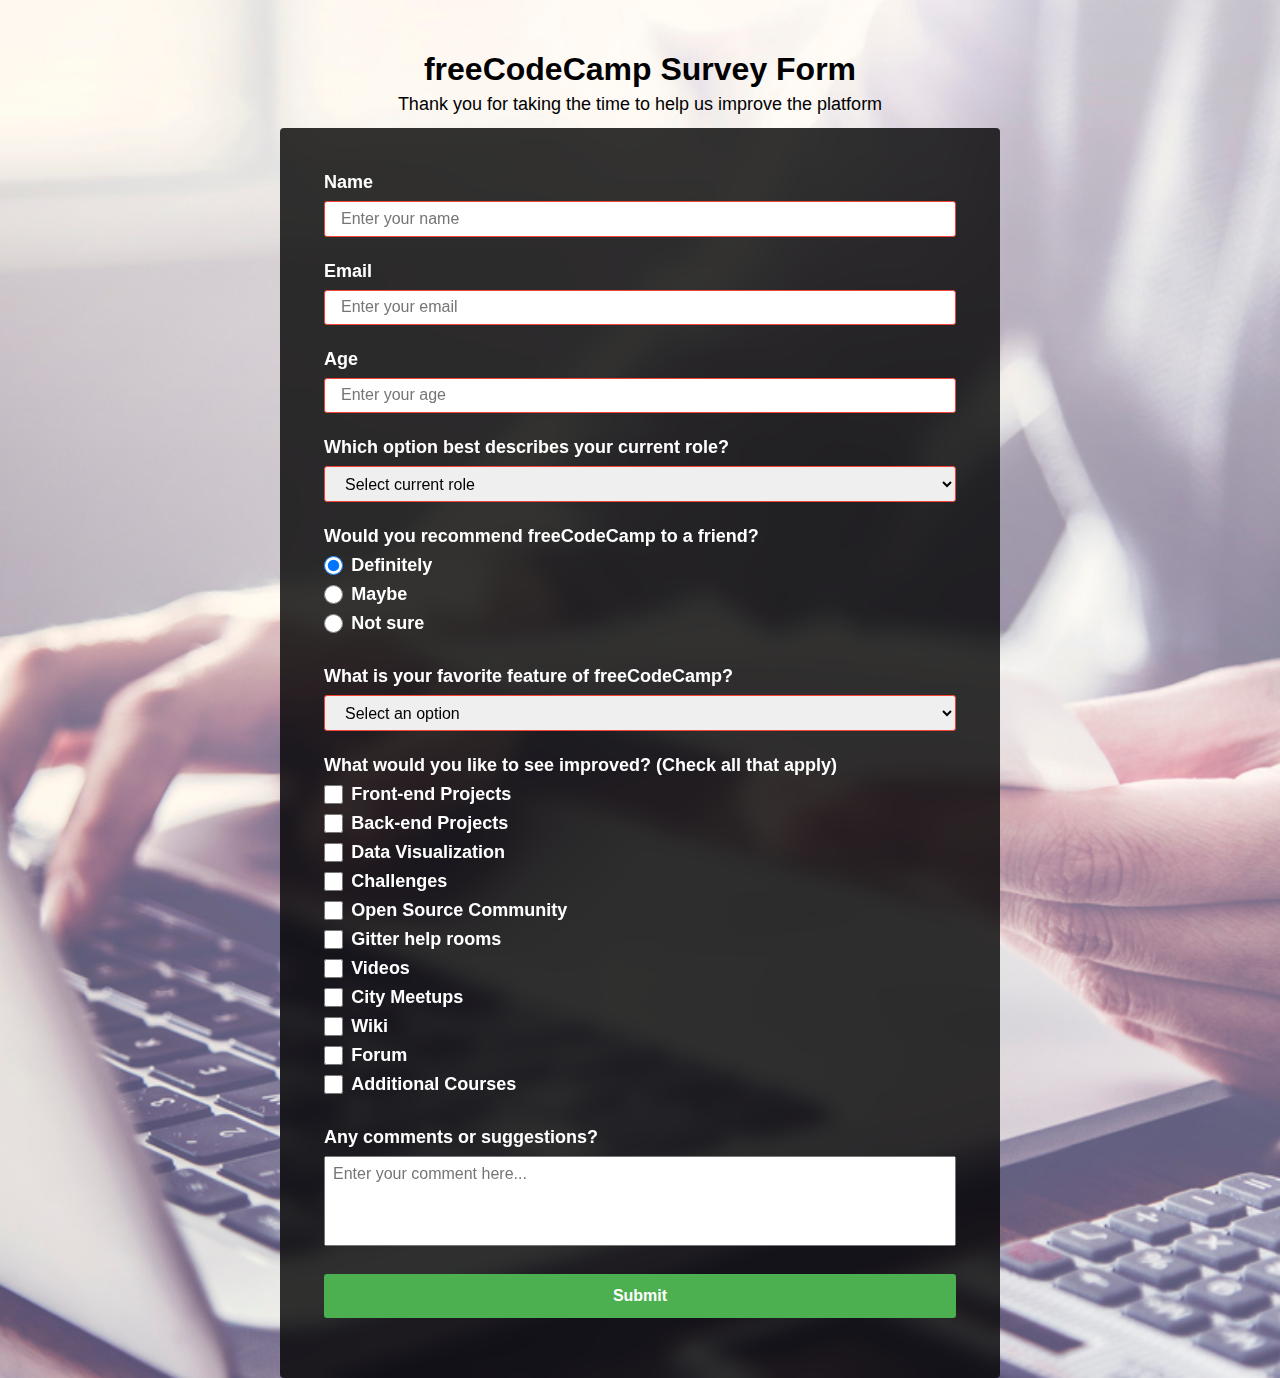
<file: form page/formulario.html>
<!DOCTYPE html>
<html lang="en">

<head>
  <meta charset="UTF-8">
  <meta http-equiv="X-UA-Compatible" content="IE=edge">
  <meta name="viewport" content="width=device-width, initial-scale=1.0">
  <title>Survey Form</title>
  <link rel="stylesheet" href="estilos.css">
</head>

<body>
  <div class="container">
    <header>
      <h1 id="title" class="title">freeCodeCamp Survey Form</h1>
      <p id="description">Thank you for taking the time to help us improve the platform</p>
    </header>

    <form id="survey-form">
      <div class="form-group">
        <label id="name-label" for="name"> Name</label>
        <input type="text" id="name" name="name" required class="form-input" placeholder="Enter your name">
      </div>
      <div class="form-group">
        <label id="email-label" for="email">Email</label>
        <input type="email" id="email" name="email" required class="form-input" placeholder="Enter your email">
      </div>
      <div class="form-group">
        <label id="number-label" for="age">Age</label>
        <input min="0" max="100" type="number" id="number" name="age" required class="form-input"
          placeholder="Enter your age">
      </div>
      <div class="form-group">
        <p>Which option best describes your current role?</p>
        <select id="dropdown" name="role" class="form-input" required>
          <option disabled selected value>Select current role</option>
          <option value="student">Student</option>
          <option value="job">Full Time Job</option>
          <option value="learner">Full Time Learner</option>
          <option value="preferNo">Prefer not to say</option>
          <option value="other">Other</option>
        </select>
      </div>
      <div class="form-group">
        <p>Would you recommend freeCodeCamp to a friend?</p>
        <label>
          <input name="user-recommend" value="definitely" type="radio" class="input-radio" checked />Definitely
        </label>
        <label>
          <input name="user-recommend" value="maybe" type="radio" class="input-radio" />Maybe
        </label>

        <label>
          <input name="user-recommend" value="not-sure" type="radio" class="input-radio" />Not sure
        </label>
      </div>
      <div class="form-group">
        <p>
          What is your favorite feature of freeCodeCamp?
        </p>
        <select id="most-like" name="mostLike" class="form-input" required>
          <option disabled selected value>Select an option</option>
          <option value="challenges">Challenges</option>
          <option value="projects">Projects</option>
          <option value="community">Community</option>
          <option value="openSource">Open Source</option>
        </select>
      </div>

      <div class="form-group">
        <p>
          What would you like to see improved?
          <span class="clue">(Check all that apply)</span>
        </p>

        <label><input name="prefer" value="front-end-projects" type="checkbox" class="input-checkbox" />Front-end
          Projects
        </label>
        <label>
          <input name="prefer" value="back-end-projects" type="checkbox" class="input-checkbox" />Back-end
          Projects
        </label>
        <label>
          <input name="prefer" value="data-visualization" type="checkbox" class="input-checkbox" />Data
          Visualization
        </label>
        <label>
          <input name="prefer" value="challenges" type="checkbox" class="input-checkbox" />Challenges
        </label>
        <label>
          <input name="prefer" value="open-source-community" type="checkbox" class="input-checkbox" />Open Source
          Community
        </label>
        <label><input name="prefer" value="gitter-help-rooms" type="checkbox" class="input-checkbox" />Gitter help
          rooms
        </label>
        <label>
          <input name="prefer" value="videos" type="checkbox" class="input-checkbox" />Videos
        </label>
        <label>
          <input name="prefer" value="city-meetups" type="checkbox" class="input-checkbox" />City Meetups
        </label>
        <label><input name="prefer" value="wiki" type="checkbox" class="input-checkbox" />Wiki</label>
        <label><input name="prefer" value="forum" type="checkbox" class="input-checkbox" />Forum</label>
        <label>
          <input name="prefer" value="additional-courses" type="checkbox" class="input-checkbox" />Additional
          Courses
        </label>
      </div>

      <div class="form-group">
        <p>Any comments or suggestions?</p>
        <textarea id="comments" class="input-textarea" name="comment"
          placeholder="Enter your comment here..."></textarea>
      </div>

      <div class="form-group">
        <button type="submit" id="submit" class="submit-button">
          Submit
        </button>
      </div>
    </form>
  </div>
</body>

</html>
</file>
<file: documentation page/styles.css>
html {
  box-sizing: border-box;
  font-size: 16px;
  font-family: "Montserrat", sans-serif;
  scroll-behavior: smooth;
}

*,
*::before,
*::after {
  box-sizing: inherit;
  font-family: inherit;
}

body {
  margin: 0;
  padding: 0;
  color: #000;
}

code {
  display: block;
  margin: 1.2rem 0 1.2rem 1.5rem;
  /* line-height: 1.8rem; */
  font-size: 0.9rem;
}

h1,
h2,
h3,
p {
  margin: inherit;
  padding: 0;
  color: inherit;
}

li {
  margin: 1rem auto;
}

p {
  line-height: 1.3rem;
  letter-spacing: 0.5px;
}

a {
  text-decoration: none;
  color: inherit;
}

/* ********* navbar ********** */

.nav-title {
  font-size: 1.8rem;
  font-weight: bold;
  text-align: center;
  margin: 0.8rem;
}

.nav-links {
  height: 25vh;
  overflow-y: scroll;
  display: flex;
  flex-direction: column;
  align-items: center;
  border: thin solid #222;
}

.nav-link {
  padding: 0.8rem 2rem;
  width: 100%;
  border-top: thin solid #222;
}

.main-section header {
  font-size: 2rem;
  margin: 1.2rem;
}

.main-section p {
  margin-bottom: 1.2rem;
}

.content {
  padding: 0 2rem;
}

[id="Reference"] a {
  text-decoration: underline;
  color: blue;
}

@media screen and (min-width: 800px) {
  body {
    display: grid;
    grid-template-columns: 325px calc(100% - 325px);
    grid-template-areas: "navbar  main";
  }

  .navbar {
    grid-area: navbar;
    position: fixed;
    top: 0;
    height: 100vh;
    width: 325px;
    border-right: medium solid #555;
  }

  .nav-links {
    height: inherit;
    overflow-y: auto;
    border: 0;
  }

  main {
    grid-area: main;
    overflow-y: scroll;
  }
}
</file>
<file: form page/estilos.css>
:root {
  --font: "Raleway", sans-serif;
  --white-color: #fff;
  --background-color: rgba(0, 0, 0, 0.8);
  --form-ok-color: #4caf50;
  --form-error-color: #f44336;
}

html {
  font-size: 16px;
  font-family: var(--font);
  box-sizing: border-box;
}

*,
*::before,
*::after {
  box-sizing: inherit;
}

body {
  background-image: url(4313-5-Ventajas-de-la-oficina-virtual-de-la-DGII.jpg);
  background-repeat: no-repeat;
  background-size: cover;
  background-position: center;
  padding: 0;
  margin: 0;
}

/*************** Reset *****************/

h1 {
  font-weight: 400;
  line-height: 1.2;
}

p {
  font-size: 1.125rem;
}

h1,
p {
  margin-top: 0;
  margin-bottom: 0.5rem;
}

label {
  display: flex;
  align-items: center;
  font-size: 1.125rem;
  margin-bottom: 0.5rem;
}

input,
button,
select,
textarea {
  margin: 0;
  font-family: inherit;
  font-size: inherit;
  line-height: inherit;
}

button {
  border: none;
}

form {
  background-color: var(--background-color);
  color: var(--white-color);
  backdrop-filter: blur(10px);
}

/* ************* Container ************** */

.container {
  width: 100%;
  margin: 3.125rem auto 0 auto;
}

@media (min-width: 576px) {
  .container {
    max-width: 540px;
  }
}

@media (min-width: 768px) {
  .container {
    max-width: 720px;
  }
}

header {
  text-align: center;
  line-height: 1rem;
  margin: 0 auto 1rem auto;
}

header h1 {
  font-weight: bold;
}

form {
  background: var(--background-color);
  padding: 2.5rem 0.625rem;
  border-radius: 0.25rem;
}

@media (min-width: 480px) {
  form {
    padding: 2.5rem;
  }
}

.form-group {
  margin: 0 auto 1rem auto;
  padding: 0.25rem;
  font-weight: bold;
}

.form-input {
  display: block;
  padding: 0.475rem 1rem;
  width: 100%;
  border: none;
  border-radius: 3px;
}

.form-input:focus {
  outline: none;
}

.form-input:valid {
  border: thin solid var(--form-ok-color);
}

.form-input:invalid {
  border: thin solid var(--form-error-color);
}

.input-radio,
.input-checkbox {
  width: 1.2rem;
  height: 1.2rem;
  margin-right: 0.5rem;
}

.input-textarea {
  width: 100%;
  height: 10vh;
  resize: none;
  padding: 0.5rem;
}

.input-textarea:focus {
  outline: none;
}

.submit-button {
  font-weight: bold;
  padding: 0.8rem;
  width: 100%;
  border-radius: 3px;
  cursor: pointer;
  background-color: var(--form-ok-color);
  color: var(--white-color);
  transition: opacity 0.3s ease;
}

.submit-button:hover {
  opacity: 0.7;
}
</file>
<file: tribute page/style.css>
body {
    font-family: 'Montserrat', sans-serif;
}

p {
    margin: 1em;
}

#main {
    margin: 30px 8px;
    padding: 15px;
    border-radius: 5px;
    background: #eee;
}

.title-container {
   text-align: center;
   margin: 2%;
}

#title {
    font-size: 45px;
    font-weight: bold;
    margin: .3em;
}

#img-div {
    /* display: flex;
    flex-direction: column;
    background-color: white;    
    max-width: 85%;
    margin: auto; */
    border-radius: 5px;
    background: white;
    padding: 10px;
    margin: 0;
}

/* 
figure {
    margin: 10px auto;
} */

#image {
    max-width: 100%;
    display: block;
    height: auto;
    margin: 0 auto;
    /* width: 1145px;
    max-width: 85%;
    margin: auto;
    padding: .2em;
    object-fit: cover;
    padding-top: .2em; */
}

#img-caption {
    margin-top: 1em;
    text-align: center;
}

.tribute-title {
    font-size: 22px;
    font-weight: bold;
    text-align: center;
    margin: 1.5em auto;
}

.tribute-item {
    background-color: rgb(255, 255, 255);
    border: 1px solid rgb(173, 173, 173);
    border-radius: 5px;
    margin: 1em;
    padding: .5em;
}

.tributes {
    font-size: 17px;
    font-weight: 600;
}

.tribute-description {
    line-height: 1.2em;
}

.highligth {
    font-style: italic;
    font-size: 14px;
    margin-left: 3em;
}

.highligth span {
    font-weight: bold;
}

#tribute-link {
    text-decoration: underline;
}

#tribute-link:hover {
    font-weight: bold;
}
</file>
